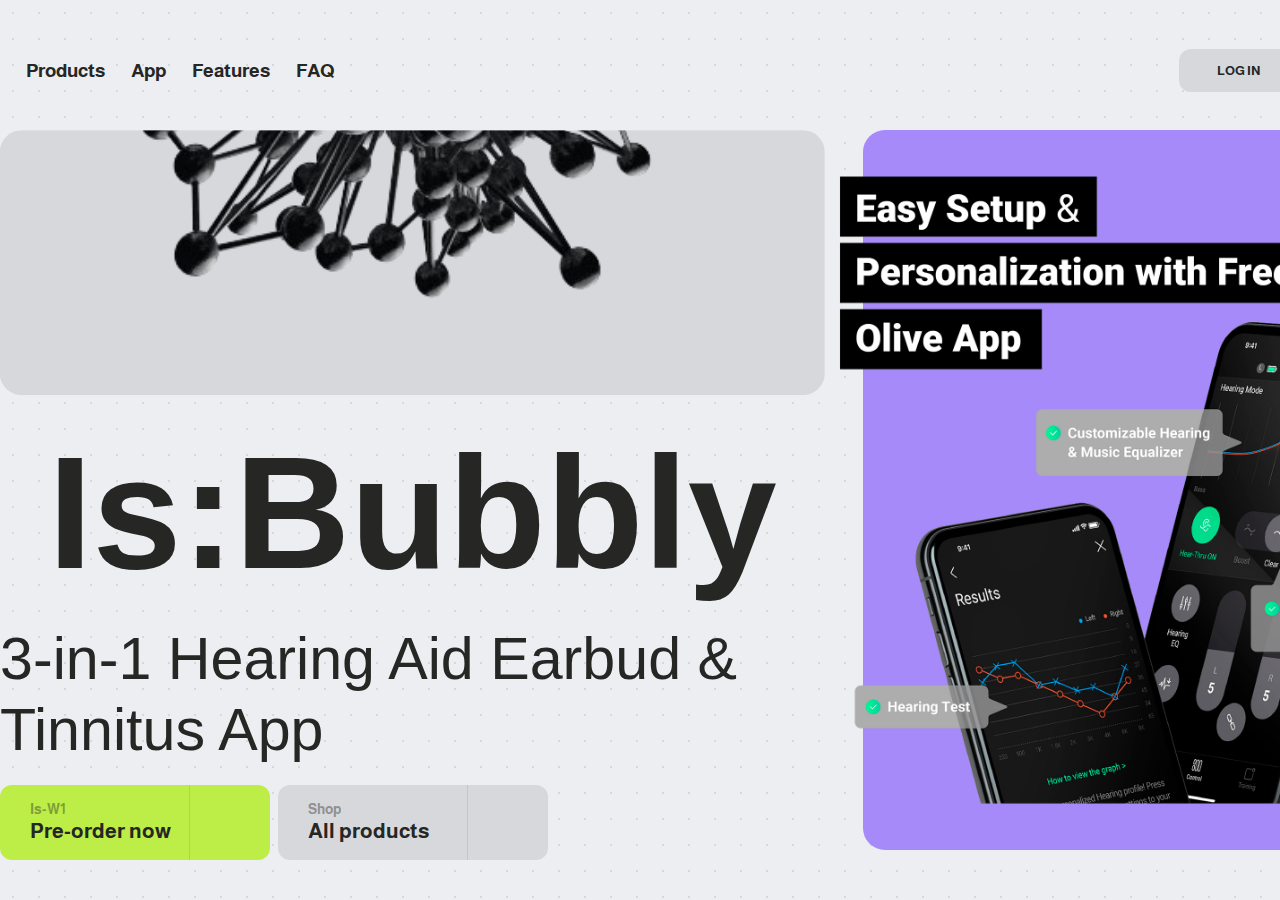
<file: IsBubbly/index.html>
<!DOCTYPE html>
<html lang="en">
  <head>
    <meta charset="UTF-8" />
    <meta name="viewport" content="width=device-width, initial-scale=1.0" />
    <link rel="icon" href="" />
    <link rel="stylesheet" href="css/styles.css" />
    <title>Is:Bubbly</title>
  </head>
  <body>
    <div class="Plus">
      <i class="fi fi-rr-plus left-top"></i>
      <i class="fi fi-rr-plus right-top"></i>
      <i class="fi fi-rr-plus left-bottom"></i>
      <i class="fi fi-rr-plus right-bottom"></i>
    </div>

    <nav>
      <ul>
        <li class="Logo">
          <a href="/index.html"><i class="fi fi-rr-circle-half-stroke"></i></a>
        </li>
        <li><a href="#">Products</a></li>
        <li><a href="#">App</a></li>
        <li><a href="#">Features</a></li>
        <li><a href="#">FAQ</a></li>
      </ul>

      <div class="Nav-button">
        <a class="Nav-button-in btn" href="#">Log In</a>
        <a class="Nav-button-up btn" href="#">Sign Up</a>
      </div>
    </nav>

    <header>
      <section class="Section-Malla">
        <!-- Img Malla -->
      </section>

      <section class="Section-info">
        <h1>Is:Bubbly</h1>
        <p>3-in-1 Hearing Aid Earbud & Tinnitus App</p>

        <div class="Section-info-button">
          <a href="#" class="A-pre btn">
            <h3>Is-W1</h3>
            <p>Pre-order now</p>
            <i class="fi fi-rr-arrow-small-right"></i>
          </a>

          <a href="#" class="A-all btn">
            <h3>Shop</h3>
            <p>All products</p>
            <i class="fi fi-rr-shopping-cart"></i>
          </a>
        </div>
      </section>

      <section class="Section-app">
        <img class="Header-img-app" src="img/App2.png" alt="" />
      </section>
    </header>
  </body>
</html>
</file>
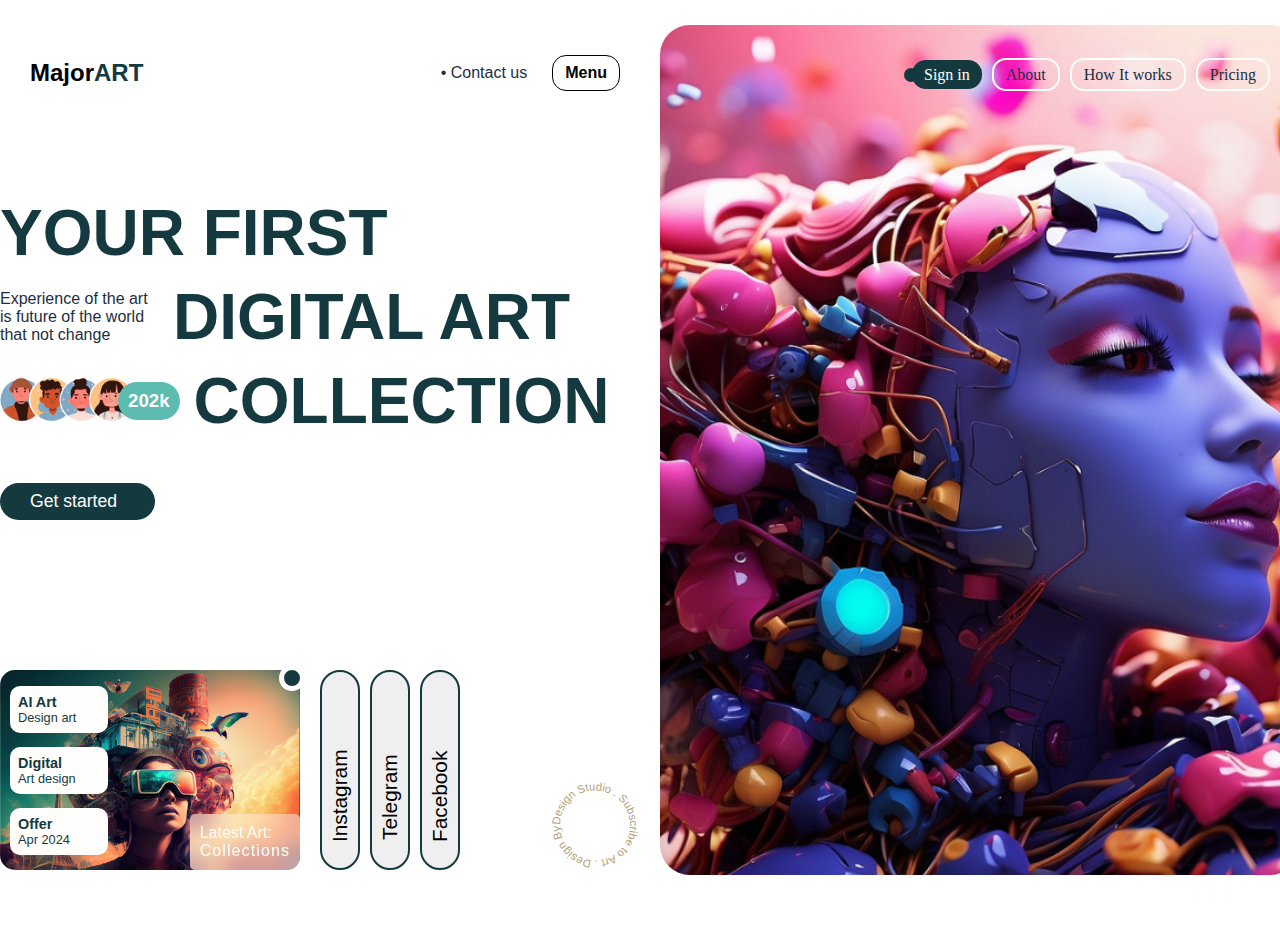
<file: MajorArt/index.html>
<!DOCTYPE html>
<html lang="en">
  <head>
    <meta charset="UTF-8" />
    <meta name="viewport" content="width=device-width, initial-scale=1.0" />
    <link
      rel="stylesheet"
      href="https://cdn-uicons.flaticon.com/2.1.0/uicons-bold-rounded/css/uicons-bold-rounded.css"
    />
    <link rel="stylesheet" href="css/styles.css" />
    <title>MajorArt</title>
  </head>
  <body>
      <header>
        <div class="Content1">
          <nav>
            <div class="Logo">
              <i class="fi fi-ss-box-open-full"></i>
              <h1>Major<span>Art</span></h1>
            </div>

            <ul>
              <li><a href="">• Contact us</a></li>
              <button>
                Menu
                <i class="fi fi-ss-bars-staggered"></i>
              </button>
            </ul>
          </nav>

          <div class="Tittle">
            <h1 class="Tittle-h1">Your First</h1>
            <p>Experience of the art is future of the world that not change</p>
            <h1>Digital Art</h1>

            <div class="Icons">
              <figure>
                <img src="img/User (1).png" alt="" />
              </figure>
              <figure>
                <img src="img/User (2).png" alt="" />
              </figure>
              <figure>
                <img src="img/User (3).png" alt="" />
              </figure>
              <figure>
                <img src="img/User (4).png" alt="" />
              </figure>
              <figure>
                <h3>202k</h3>
              </figure>
            </div>

            <h1>Collection</h1>
          </div>

          <button class="Content1-button">
            Get started
            <i class="fi fi-rs-arrow-right"></i>
          </button>

          <footer>
            <div class="Info">
              <div class="Info-container">
                <div class="Info-item">
                  <h3>AI Art</p>
                  <p>Design art</p>
                </div>
                <div class="Info-item">
                  <h3>Digital</p>
                  <p>Art design</p>
                </div>
                <div class="Info-item">
                  <h3>Offer</p>
                  <p>Apr 2024</p>
                </div>
              </div>

              <div class="Info-p">
                <p>Latest Art:</p>
                <span>Collections</span>
              </div>

              <button>
                <i class="fi fi-br-play"></i>
              </button>
            </div>

            <div class="Social">
              <button>
                <p>Instagram</p>
                <i class="fi fi-rs-angle-double-small-down"></i>
              </button>
              <button>
                <p>Telegram</p>
                <i class="fi fi-rs-angle-double-small-down"></i>
              </button>
              <button>
                <p>Facebook</p>
                <i class="fi fi-rs-angle-double-small-down"></i>
              </button>
            </div>

            <div class="Down">
                <svg viewBox="0 0 100 100">
                    <path d="M 0,50 a 50,50 0 1,1 0,1 z" id="circle" />
                      <text>
                        <textPath xlink:href="#circle">
                          Design Studio . Subscribe to Art . Design By WITHER .
                        </textPath>
                      </text>
                </svg>
              <button>
                <i class="fi fi-tr-arrow-down"></i>
              </button>
            </div>
          </footer>
        </div>

        <div class="Content2">
          <nav>
            <ul>
              <div class="Content2-isColor">
                <i class="fi fi-rs-arrow-alt-circle-right"></i>
                <li><a href="">Sign in</a></li>
              </div>
              <li><a href="">About</a></li>
              <li><a href="">How It works</a></li>
              <li><a href="">Pricing</a></li>
            </ul>
          </nav>

          <footer>
            <div class="Row">
              <button class="Row-left">
                <i class="fi fi-tr-arrow-circle-left"></i>
              </button>
              <button class="Row-right">
                <i class="fi fi-tr-arrow-circle-right"></i>
              </button>
            </div>

            <p>─ 3 / 7 ─</p>
          </footer>
        </div>
      </header>
  </body>
</html>
</file>
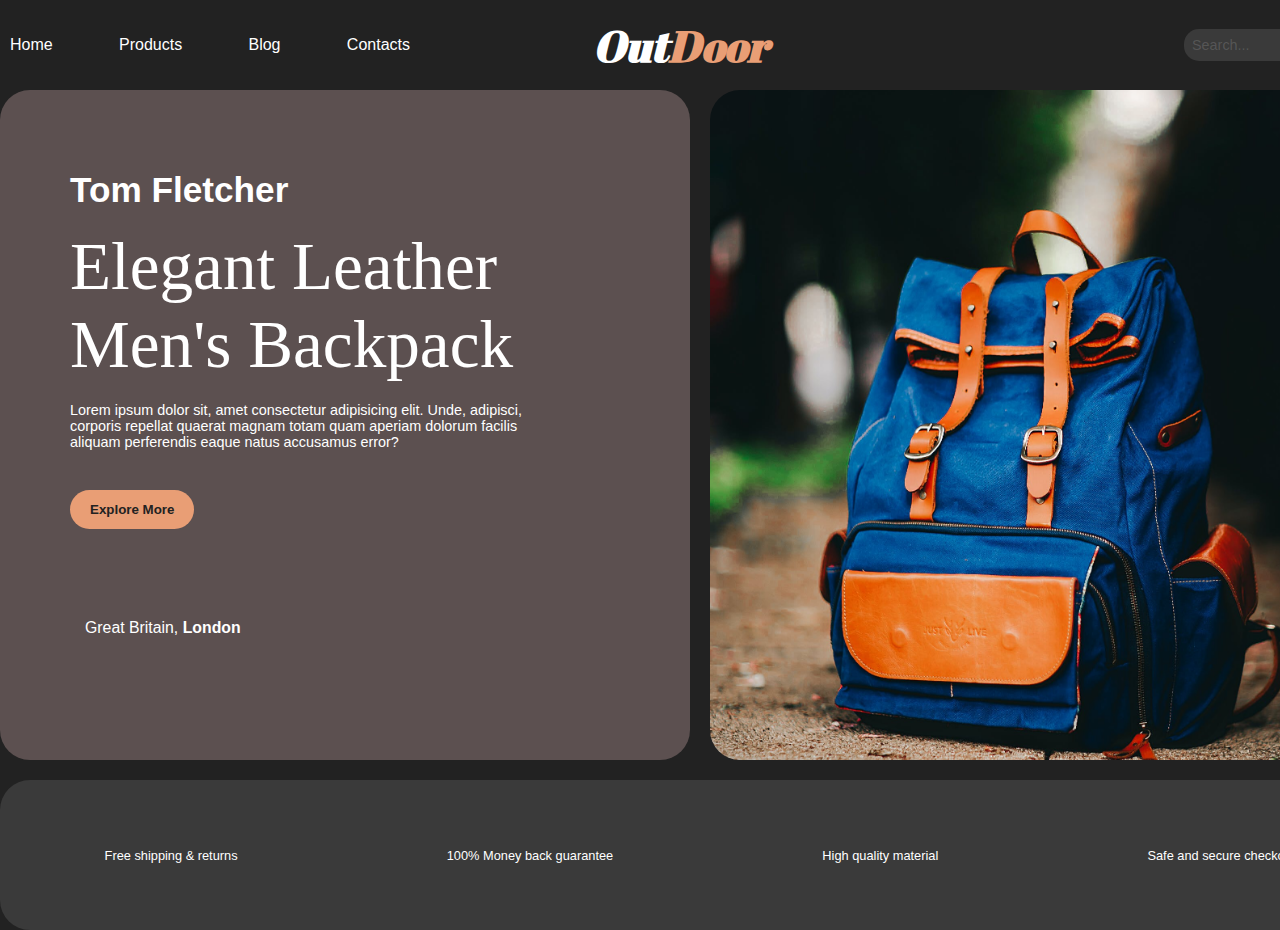
<file: OutDoor/index.html>
<!DOCTYPE html>
<html lang="en">
  <head>
    <meta charset="UTF-8" />
    <meta name="viewport" content="width=device-width, initial-scale=1.0" />
    <link
      rel="stylesheet"
      href="https://cdn-uicons.flaticon.com/2.1.0/uicons-regular-rounded/css/uicons-regular-rounded.css"
    />
    <link rel="icon" href="/img/logo.png" />
    <link rel="stylesheet" href="css/styles.css" />
    <title>OutDoor</title>
  </head>
  <body>
    <main>
      <!-- header -->
      <header>
        <!-- navigation -->
        <nav>
          <!-- list-left -->
          <ul>
            <li><a href="">Home</a></li>
            <li><a href="">Products</a></li>
            <li><a href="">Blog</a></li>
            <li><a href="">Contacts</a></li>
          </ul>

          <!-- logo -->
          <div class="Logo">
            <a href="index.html">
              <h1>Out<span>Door</span></h1>
            </a>
          </div>

          <!-- section-right -->
          <div class="Info">
            <!-- search -->
            <div class="Info-search">
              <input type="text" placeholder="Search..." />
              <button>
                <i class="fi fi-rr-search"></i>
              </button>
            </div>

            <!-- buttons -->
            <a href="">
              <i class="fi fi-rr-heart"></i>
            </a>
            <a href="">
              <i class="fi fi-rr-shopping-bag"></i>
            </a>
          </div>
        </nav>

        <!-- first section -->
        <section class="Section1">
          <!-- Name -->
          <h2>Tom Fletcher</h2>

          <!-- tittle -->
          <h1>Elegant Leather Men's Backpack</h1>

          <!-- information -->
          <p>
            Lorem ipsum dolor sit, amet consectetur adipisicing elit. Unde,
            adipisci, corporis repellat quaerat magnam totam quam aperiam
            dolorum facilis aliquam perferendis eaque natus accusamus error?
          </p>

          <!-- button -->
          <button>Explore More</button>

          <!-- location -->
          <div class="Section1-location">
            <i class="fi fi-rr-marker"></i>
            <p>Great Britain, <span>London</span></p>
          </div>
        </section>

        <!-- second section -->
        <section class="Section2">
          <!-- <h2>Backpack</h2> -->
        </section>

        <!-- footer -->
        <footer>
          <!-- section 1 -->
          <div class="Services">
            <i class="fi fi-rr-truck-side"></i>
            <p>Free shipping & returns</p>
          </div>

          <!-- section 2 -->
          <div class="Services">
            <i class="fi fi-rr-usd-circle"></i>
            <p>100% Money back guarantee</p>
          </div>

          <!-- section 3 -->
          <div class="Services">
            <i class="fi fi-rr-refresh"></i>
            <p>High quality material</p>
          </div>

          <!-- section 4 -->
          <div class="Services">
            <i class="fi fi-rr-shield-check"></i>
            <p>Safe and secure checkout</p>
          </div>
        </footer>
      </header>
    </main>
  </body>
</html>
</file>
<file: IsBubbly/css/styles.css>
@import url("https://fonts.googleapis.com/css2?family=Almarai:wght@300;400;700;800&display=swap");
@import url("https://cdn-uicons.flaticon.com/2.1.0/uicons-regular-rounded/css/uicons-regular-rounded.css");

* {
  margin: 0;
  padding: 0;
  box-sizing: border-box;
  font-family: "Almarai", Arial;
}

button,
input,
optgroup,
select,
textarea {
  font-family: inherit;
  font-size: 100%;
  line-height: 1.15;
  margin: 0;
}

body {
  width: 1400px;
  height: 100vh;
  margin: 0 auto;
  padding: 10px 0;
  background-color: #edeef2;
  opacity: 1;
  background-image: radial-gradient(#d7d8dc 1.3px, #edeef2 1.3px);
  background-size: 26px 26px;
  position: relative;
}

.Plus {
  font-size: 1.5em;
}

.Plus .left-top {
  position: absolute;
  left: -20px;
  top: 10px;
}

.Plus .right-top {
  position: absolute;
  right: -20px;
  top: 10px;
}

.Plus .left-bottom {
  position: absolute;
  left: -20px;
  bottom: 10px;
}

.Plus .right-bottom {
  position: absolute;
  right: -20px;
  bottom: 10px;
}

nav {
  display: flex;
  justify-content: space-between;
  align-items: center;
  height: 60px;
  margin: 30px 0;
}

nav ul {
  display: flex;
  align-items: inherit;
  list-style: none;
  gap: 26px;
}

nav ul li {
  font-size: 1.2em;
}

nav ul li a {
  font-weight: 600;
  text-decoration: none;
  color: #262624;
  transition: all 0.2s ease;
}

nav ul li a:hover {
  color: #a68afa;
}

nav ul .Logo {
  font-size: 2em;
}

nav .Nav-button {
  display: flex;
  align-items: center;
  margin-right: 5px;
}

nav .Nav-button .btn {
  text-decoration: none;
  border-radius: 12px;
  text-transform: uppercase;
  font-size: 0.8em;
  font-weight: 600;
}

nav .Nav-button-in {
  width: 220px;
  padding: 14px 0;
  padding-left: 38px;
  margin-right: -112px;
  background-color: #d7d8dc;
  color: #262624;
  transition: all 0.4s ease;
}

nav .Nav-button-in:hover {
  background-color: #262624;
  color: #edeef2;
}

nav .Nav-button-up {
  padding: 10px 28px;
  background-color: #262624;
  color: #edeef2;
  transition: all 0.4s ease;
}

nav .Nav-button-up:hover {
  background-color: transparent;
  color: #262624;
}

header {
  height: calc(100vh - 180px);
  display: grid;
  grid-template-columns: repeat(5, 1fr);
  grid-template-rows: repeat(5, 1fr);
  grid-template-areas: "Malla Malla Malla Img Img" "Malla Malla Malla Img Img" "Info Info Info Img Img" "Info Info Info Img Img" "Info Info Info Img Img";
  gap: 38px;
}

header .Section-Malla {
  grid-area: Malla;
  background: url(/IsBubbly/img/Malla.png) no-repeat top center;
  background-size: cover;
  transform: rotate(180deg);
  border-radius: 22px;
  background-color: #d7d8dc;
}

header .Section-info {
  grid-area: Info;
  font-family: "Poppins", Arial;
}

header .Section-info h1 {
  text-align: center;
  font-family: inherit;
  font-size: 10em;
  font-weight: 700;
  line-height: 1;
  color: #262624;
}

header .Section-info p {
  font-size: 3.7em;
  font-family: inherit;
  font-weight: 500;
  color: #262624;
  line-height: 1.2;
  margin-top: 30px;
}

header .Section-info .Section-info-button {
  display: flex;
  gap: 8px;
  margin-top: 20px;
}

header .Section-info .Section-info-button a {
  position: relative;
  display: flex;
  flex-flow: column wrap;
  justify-content: center;
  text-decoration: none;
  width: 16.875rem;
  height: 75px;
  padding: 0.625rem 1.875rem;
  border-radius: 12px;
}

header .Section-info .Section-info-button a h3 {
  font-size: 0.9em;
  color: #262624;
  opacity: 0.4;
}

header .Section-info .Section-info-button a p {
  font-size: 1.3em;
  font-weight: 600;
  margin-top: 2px;
}

header .Section-info .Section-info-button a i {
  position: absolute;
  display: flex;
  justify-content: center;
  align-items: center;
  right: 0;
  top: 0;
  border-top-right-radius: inherit;
  border-bottom-right-radius: inherit;
  width: 30%;
  border-left: 1px solid rgba(38, 38, 36, 0.1);
  height: inherit;
  font-size: 1.5em;
  text-align: center;
  color: #262624;
  transition: all 0.4s ease-in-out;
}

header .Section-info .Section-info-button a i:hover {
  background-color: rgba(237, 238, 242, 0.5);
}

header .Section-info .Section-info-button .A-pre {
  background-color: #bcee47;
}

header .Section-info .Section-info-button .A-all {
  background-color: #d7d8dc;
}

header .Section-app {
  grid-area: Img;
  background-color: #a68afa;
  position: relative;
  border-radius: 22px;
}

header .Section-app img {
  position: absolute;
  top: 50%;
  left: 50%;
  transform: translate(-50%, -50%);
  width: 125%;
}

/*# sourceMappingURL=styles.css.map */
</file>
<file: MajorArt/css/styles.css>
@import url("https://fonts.cdnfonts.com/css/sf-ui-display");
@import url("https://cdn-uicons.flaticon.com/2.1.0/uicons-solid-straight/css/uicons-solid-straight.css");
@import url("https://cdn-uicons.flaticon.com/2.1.0/uicons-regular-straight/css/uicons-regular-straight.css");
@import url("https://cdn-uicons.flaticon.com/2.1.0/uicons-thin-rounded/css/uicons-thin-rounded.css");

* {
  margin: 0;
  padding: 0;
  box-sizing: border-box;
  font-family: "SF UI Display", Arial;
}

body {
  width: 1300px;
  margin: 0 auto;
}

header {
  height: 100vh;
  padding: 25px 0;
  display: grid;
  grid-template-columns: repeat(2, 1fr);
  grid-template-rows: 1fr;
  grid-template-areas: "Content1 Content2";
  gap: 20px;
}

.Content1 {
  grid-area: Content1;
}

.Content1 nav {
  display: flex;
  justify-content: space-between;
  margin: 30px 20px;
}

.Content1 nav .Logo {
  display: flex;
  align-items: center;
  gap: 10px;
}

.Content1 nav .Logo h1 {
  font-size: 1.5rem;
  font-weight: 600;
}

.Content1 nav .Logo h1 span {
  color: #143a40;
  text-transform: uppercase;
  font-weight: 800;
}

.Content1 nav .Logo i {
  font-size: 1.4rem;
  color: #5cbcb0;
}

.Content1 nav ul {
  display: flex;
  align-items: center;
  list-style: none;
  gap: 25px;
}

.Content1 nav ul li a {
  font-size: 1rem;
  text-decoration: none;
  color: #1c2e41;
}

.Content1 nav ul button {
  font-size: inherit;
  font-weight: 600;
  padding: 8px 12px;
  border-radius: 14px;
  border: 1px solid #000000;
  background: transparent;
  cursor: pointer;
}

.Content1 .Tittle {
  display: flex;
  align-items: center;
  flex-wrap: wrap;
  margin-top: 100px;
}

.Content1 .Tittle-h1 {
  width: 100%;
}

.Content1 .Tittle h1 {
  font-size: 4rem;
  font-weight: 600;
  margin: 5px 0;
  text-transform: uppercase;
  color: #143a40;
}

.Content1 .Tittle p {
  color: #1c2e41;
  width: 155px;
  margin-right: 18px;
}

.Content1 .Tittle .Icons {
  display: flex;
  align-items: center;
  padding: 0 14px;
}

.Content1 .Tittle .Icons figure img {
  width: 45px;
  margin-left: -15px;
}

.Content1 .Tittle .Icons figure h3 {
  padding: 8px 10px;
  border-radius: 30px;
  background-color: #5cbcb0;
  color: #fffefc;
  margin-left: -16px;
}

.Content1-button {
  display: flex;
  align-items: center;
  padding: 8px 30px;
  margin-top: 40px;
  border: none;
  font-size: 1.1rem;
  font-weight: 300;
  border-radius: 30px;
  color: #fffefc;
  background-color: #143a40;
  transition: all 0.2s ease-in-out;
}

.Content1-button:hover {
  cursor: pointer;
  background-color: #081719;
}

.Content1-button i {
  display: flex;
  text-align: center;
  padding: 7px;
  font-size: 1.2rem;
  border-radius: 50%;
  margin-right: -6px;
}

.Content1 footer {
  display: flex;
  margin-top: 150px;
  gap: 20px;
}

.Content1 footer .Info {
  position: relative;
  display: flex;
  background: url(/MajorArt/img/AI2.jpeg) center center;
  background-size: contain;
  border-radius: 15px;
  padding: 10px;
  width: 300px;
  height: 200px;
}

.Content1 footer .Info-container {
  display: flex;
  justify-content: center;
  flex-direction: column;
  gap: 14px;
  width: 35%;
}

.Content1 footer .Info-item {
  background-color: #fffefc;
  border-radius: 10px;
  padding: 8px;
}

.Content1 footer .Info-item h3 {
  font-size: 0.9rem;
  font-weight: 800;
  color: #143a40;
}

.Content1 footer .Info-item p {
  font-size: 0.8rem;
  font-weight: normal;
}

.Content1 footer .Info-p {
  position: absolute;
  bottom: 0;
  right: 0;
  padding: 10px;
  border-radius: 5px;
  border-bottom-right-radius: 13px;
  color: #fffefc;
  background-color: rgba(255, 255, 255, 0.4392156863);
  -webkit-backdrop-filter: blur(10px);
  backdrop-filter: blur(10px);
}

.Content1 footer .Info-p span {
  font-weight: 300;
  letter-spacing: 1.1px;
}

.Content1 footer .Info button {
  position: absolute;
  top: -5px;
  right: -5px;
  padding: 8px;
  border-radius: 16px;
  background-color: #143a40;
  border: 5px solid #fffefc;
  cursor: pointer;
}

.Content1 footer .Info button i {
  display: flex;
  align-items: center;
  font-size: 1.2rem;
  color: #fffefc;
}

.Content1 footer .Social {
  display: flex;
  flex-direction: column-reverse;
  writing-mode: vertical-lr;
  transform: rotate(180deg);
  gap: 10px;
}

.Content1 footer .Social button {
  display: flex;
  justify-content: space-around;
  align-items: center;
  border: 2px solid #143a40;
  font-size: 1.3rem;
  border-radius: 30px;
  width: 40px;
  cursor: pointer;
  transition: all 0.3s ease-in-out;
}

.Content1 footer .Social button:hover {
  background-color: rgba(20, 58, 64, 0.4);
}

.Content1 footer .Down {
  position: relative;
  display: flex;
  width: 25%;
}

.Content1 footer .Down svg {
  position: absolute;
  bottom: 10px;
  right: 10px;
  width: 70px;
  overflow: visible;
}

.Content1 footer .Down path {
  fill: none;
}

.Content1 footer .Down text {
  fill: #b4a078;
}

@keyframes circular-text-rotate {
  to {
    transform: rotate(360deg);
  }
}

.Content1 footer .Down button {
  position: absolute;
  bottom: 5px;
  right: 14px;
  font-size: 2rem;
  padding: 15px;
  background-color: transparent;
  border: none;
  cursor: pointer;
}

.Content2 {
  grid-area: Content2;
  position: relative;
  background: url(/MajorArt/img/AI.png) no-repeat center center;
  background-size: cover;
  border-radius: 30px;
}

.Content2 nav {
  height: 40px;
  display: flex;
  align-items: center;
  justify-content: flex-end;
  margin: 30px;
}

.Content2 nav ul {
  display: flex;
  align-items: center;
  list-style: none;
  gap: 10px;
}

.Content2 nav ul li a {
  font-family: "Poppins";
  font-weight: 500;
  font-size: 1rem;
  padding: 6px 12px;
  border: 2px solid #fffefc;
  border-radius: 14px;
  text-decoration: none;
  color: #1c2e41;
  transition: all 0.2s ease-in-out;
}

.Content2 nav ul li a:hover {
  background-color: rgba(20, 58, 64, 0.4);
}

.Content2 nav ul .Content2-isColor {
  display: flex;
  align-items: center;
}

.Content2 nav ul .Content2-isColor i {
  display: flex;
  text-align: center;
  padding: 7px;
  font-size: 1.2rem;
  border-radius: 50%;
  margin-right: -6px;
  color: #fffefc;
  background-color: #143a40;
}

.Content2 nav ul .Content2-isColor a {
  border: none;
  background-color: #143a40;
  color: #fffefc;
}

.Content2 nav ul .Content2-isColor a:hover {
  background-color: #143a40;
}

.Content2 footer {
  position: relative;
  display: flex;
  justify-content: space-between;
  align-items: center;
  height: 60px;
  top: 740px;
  margin: 30px;
}

.Content2 footer .Row {
  display: flex;
  align-items: center;
  gap: 20px;
}

.Content2 footer .Row button {
  width: 50px;
  height: 50px;
  border: none;
  background-color: transparent;
  color: #fffefc;
  cursor: pointer;
  font-size: 2.5rem;
}

.Content2 footer p {
  font-size: 1.6rem;
  padding: 5px 10px;
  color: #fffefc;
  background-color: rgba(255, 255, 255, 0.2509803922);
  border-radius: 14px;
  -webkit-backdrop-filter: blur(10px);
  backdrop-filter: blur(10px);
}

/*# sourceMappingURL=styles.css.map */
</file>
<file: OutDoor/css/styles.css>
@import url("https://fonts.googleapis.com/css2?family=Abril+Fatface&display=swap");

* {
  margin: 0;
  padding: 0;
  box-sizing: border-box;
}

body {
  font-family: "Poppins", Arial;
  background-color: #222222;
}

header {
  width: 1400px;
  height: 100vh;
  padding: 20px 0;
  margin: 0 auto;
  border-radius: 20px;
  gap: 20px;
  display: grid;
  grid-template-columns: repeat(4, 1fr);
  grid-template-rows: repeat(4, 1fr);
  grid-template-areas: "nav nav nav nav" "info_header info_header img_header img_header" "info_header info_header img_header img_header" "footer footer footer footer";
}

nav {
  grid-area: nav;
  display: flex;
  justify-content: space-between;
  align-items: center;
  height: 50px;
}

nav ul {
  display: flex;
  justify-content: space-between;
  margin-left: 10px;
  width: 400px;
}

nav ul li {
  list-style: none;
}

nav ul li a {
  text-decoration: none;
  color: #ffffff;
  transition: all 0.2s ease-in;
}

nav ul li a:hover {
  color: #e99e75;
}

nav .Logo {
  width: 500px;
  text-align: center;
}

nav .Logo a {
  text-decoration: none;
}

nav .Logo h1 {
  font-family: "Abril Fatface", serif;
  font-weight: 600;
  font-size: 2.7em;
  font-style: italic;
  color: #ffffff;
  cursor: pointer;
}

nav .Logo h1 span {
  color: #e99e75;
  font-weight: 800;
}

nav .Info {
  width: 450px;
  display: flex;
  align-items: center;
  justify-content: flex-end;
}

nav .Info a {
  text-decoration: none;
}

nav .Info a i {
  font-size: 24px;
  margin-right: 18px;
  color: #ffffff;
  transition: all 0.2s ease-in;
}

nav .Info a i:hover {
  color: #e99e75;
}

.Info-search {
  display: flex;
  align-items: center;
  text-align: center;
  margin-right: 40px;
}

.Info-search input {
  width: 170px;
  font-family: inherit;
  font-size: 0.9rem;
  font-weight: 300;
  background-color: #3a3a3a;
  border: none;
  color: #ffffff;
  border-radius: 15px;
  padding: 8px;
  margin-right: -30px;
}

.Info-search input:focus {
  outline: none;
}

.Info-search input::-webkit-input-placeholder {
  font-weight: 300;
  color: rgba(204, 204, 204, 0.2);
}

.Info-search button {
  border: none;
  background-color: #3a3a3a;
  margin-top: 4px;
}

.Info-search button:hover {
  cursor: pointer;
}

.Info-search button i {
  font-size: 20px;
  transition: all ease-in-out 0.2s;
  color: #ffffff;
}

.Info-search button i:hover {
  color: #e99e75;
}

section {
  height: 670px;
  border-radius: 30px;
}

.Section1 {
  grid-area: info_header;
  background-color: #5c5050;
  color: #ffffff;
  padding: 80px 70px;
}

.Section1 h1 {
  font-family: fantasy;
  font-size: 4.2em;
  font-weight: 500;
  margin: 18px 0;
}

.Section1 h2 {
  font-family: "Trebuchet MS", Arial;
  font-size: 2.2em;
}

.Section1 p {
  font-family: "Arial", Helvetica;
  font-size: 0.9em;
  margin-right: 50px;
}

.Section1 button {
  font-weight: 600;
  font-family: "Poppins", Arial;
  padding: 12px 20px;
  border-radius: 40px;
  border: none;
  margin-top: 40px;
  color: #222222;
  background-color: #e99e75;
  transition: all 0.2s ease-in;
}

.Section1 button:hover {
  cursor: pointer;
  background-color: #e27f49;
}

.Section1-location {
  display: flex;
  align-items: center;
  margin-top: 90px;
  gap: 15px;
  font-size: 1.1em;
}

.Section1-location span {
  font-weight: 600;
}

.Section2 {
  grid-area: img_header;
  background-image: url(/OutDoor/img/Backpack.jpg);
  background-size: cover;
  background-position: center center;
}

footer {
  grid-area: footer;
  display: flex;
  justify-content: space-around;
  align-items: center;
  height: 150px;
  border-radius: 30px;
  background-color: #3a3a3a;
}

footer .Services {
  display: flex;
  flex-direction: column;
  align-items: center;
}

footer .Services i {
  font-size: 52px;
  color: #ffffff;
}

footer .Services p {
  color: #ffffff;
  font-size: 0.8em;
}

header .Section-info .Section-info-button a i:hover {
  background-color: rgba(237, 238, 242, 0.5);
}

header .Section-info .Section-info-button .A-pre {
  background-color: #bcee47;
}

header .Section-info .Section-info-button .A-all {
  background-color: #d7d8dc;
}

header .Section-app {
  grid-area: Img;
  background-color: #a68afa;
  position: relative;
  border-radius: 22px;
}

header .Section-app img {
  position: absolute;
  top: 50%;
  left: 50%;
  transform: translate(-50%, -50%);
  width: 125%;
}

/*# sourceMappingURL=styles.css.map */
</file>
